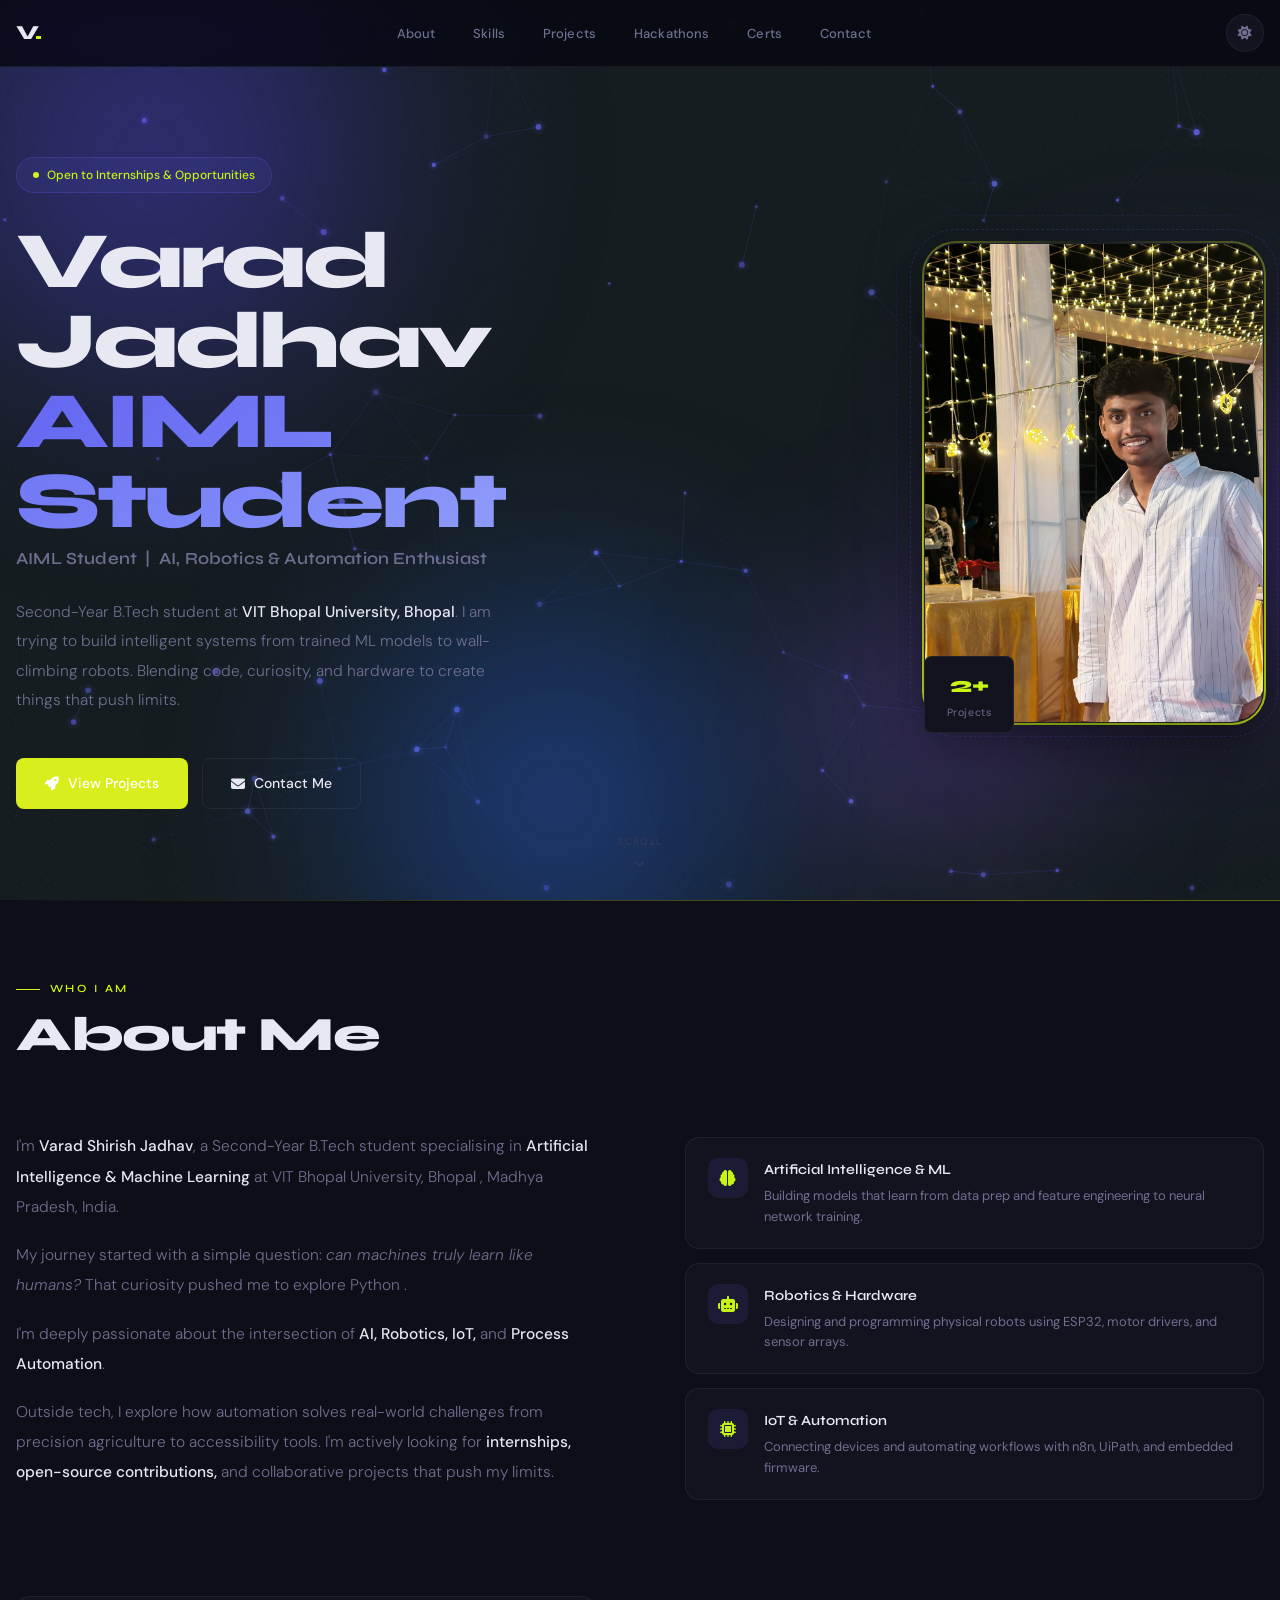
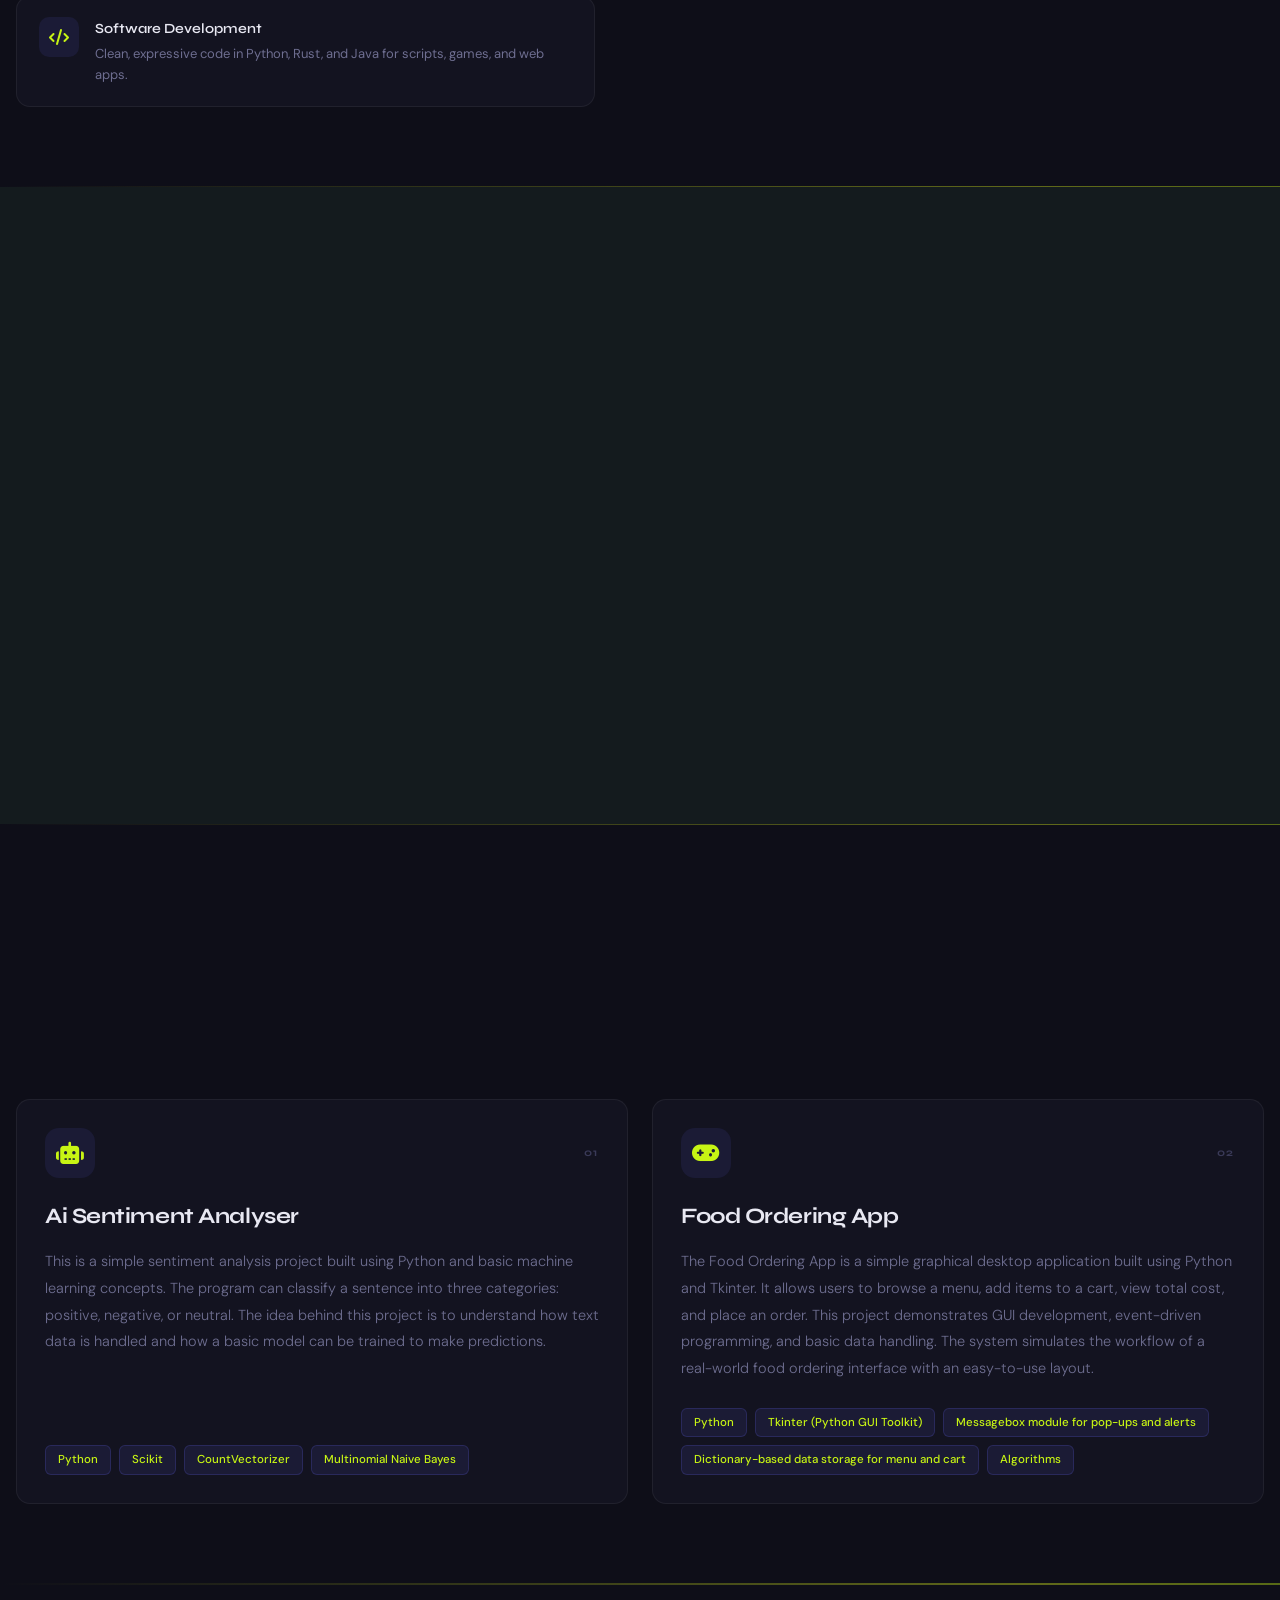
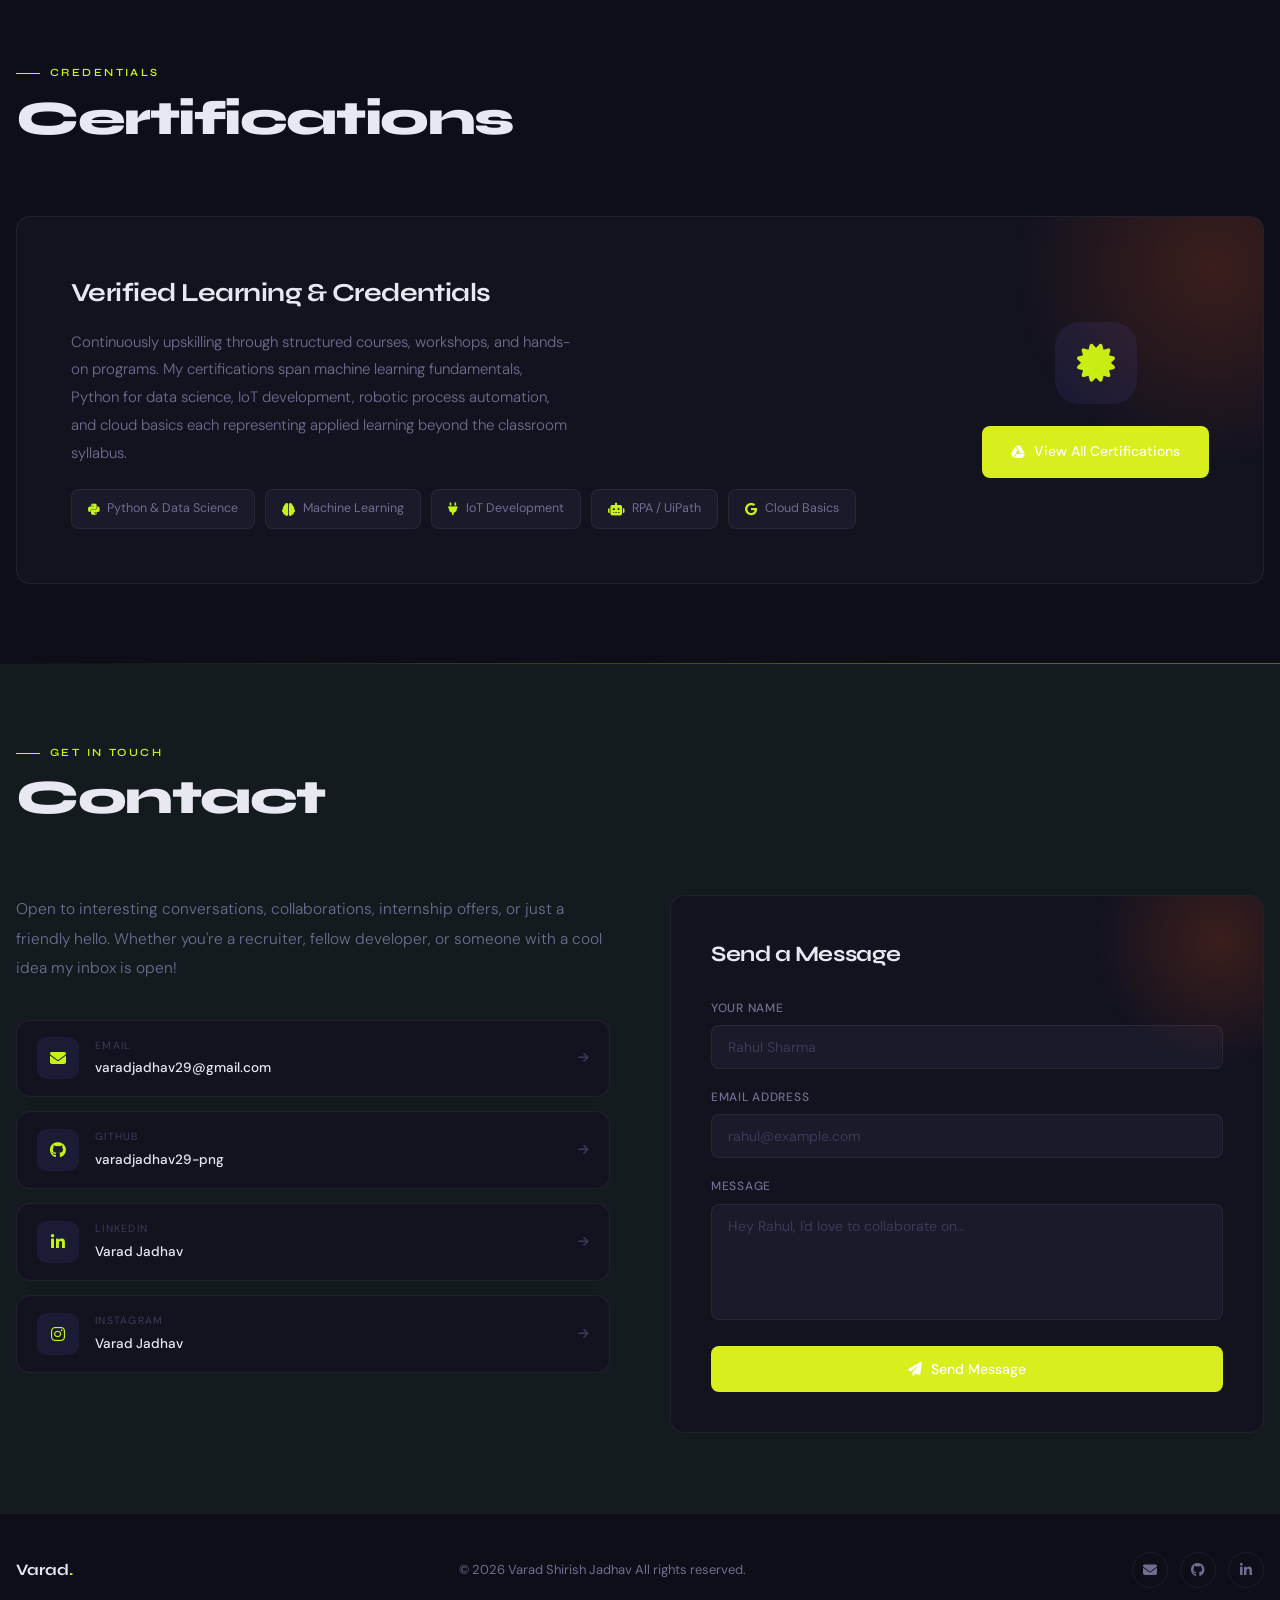
<file: index.html>
<!DOCTYPE html>
<html lang="en" data-theme="dark">

<head>
  <meta charset="UTF-8" />
  <meta name="viewport" content="width=device-width, initial-scale=1.0" />

  <!-- ✅ SEO Title -->
  <title>Varad Jadhav| AI Engineer | AIML Portfolio</title>

  <!-- ✅ SEO Description -->
  <meta name="description"
    content="Varad Jadhav – AI & Machine Learning student, developer. Explore projects in AI, Robotics, IoT, and Automation." />

  <!-- Author -->
  <meta name="author" content="Varad Shirish Jadhav" />

  <!-- ✅ Open Graph (for LinkedIn & sharing) -->
  <meta property="og:title" content="Varad Jadhav | AI Engineer Portfolio" />
  <meta property="og:description" content="Explore AI, ML, Robotics & Automation projects by Varad Jadhav." />
  <meta property="og:type" content="website" />
  <meta property="og:url" content="https://yourgithubrukh-dotcom.github.io" />

  <!-- ✅ Google Identity (Schema Markup) -->
  <script type="application/ld+json">
  {
    "@context": "https://schema.org",
    "@type": "Person",
    "name": "Varad Jadhav",
    "url": "https://github.com/varadjadhav29-png",
    "sameAs": [
      "https://www.linkedin.com/in/varaadjadhav/",
      "https://github.com/varadjadhav29-png"
    ]
  }
  </script>

  <!-- Preconnects -->
  <link rel="preconnect" href="https://fonts.googleapis.com" /> 
  <link rel="preconnect" href="https://fonts.gstatic.com" crossorigin />

  <!-- Fonts -->
  <link
    href="https://fonts.googleapis.com/css2?family=Syne:wght@400;600;700;800&family=DM+Sans:ital,opsz,wght@0,9..40,300;0,9..40,400;0,9..40,500;1,9..40,300&display=swap"
    rel="stylesheet" />

  <!-- Icons -->
  <link rel="stylesheet" href="https://cdnjs.cloudflare.com/ajax/libs/font-awesome/6.5.0/css/all.min.css"
    crossorigin="anonymous" referrerpolicy="no-referrer" />

  <!-- Stylesheets -->
  <link rel="stylesheet" href="css/style.css">
  <link rel="stylesheet" href="css/animations.css">
  <link rel="stylesheet" href="css/responsive.css">

  <!-- Google verification -->
  <meta name="google-site-verification" content="YOUR_CODE_HERE">

  <link rel="icon" href="assets/favicon.ico">
</head>

<body>

  <!-- ── Custom cursor elements ── -->
  <div id="cursor-dot" aria-hidden="true"></div>
  <div id="cursor-ring" aria-hidden="true"></div>

  <!-- ── Particle canvas (sits behind everything) ── -->
  <canvas id="particle-canvas" aria-hidden="true"></canvas>

  <!-- ── Aurora blob background ── -->
  <div class="aurora-wrap" aria-hidden="true">
    <div class="aurora-blob aurora-blob-1"></div>
    <div class="aurora-blob aurora-blob-2"></div>
    <div class="aurora-blob aurora-blob-3"></div>
    <div class="aurora-blob aurora-blob-4"></div>
  </div>

  <!-- =========================================================
       NAVBAR
  ========================================================= -->
  <nav id="navbar" role="navigation" aria-label="Main navigation">
    <div class="container">
      <div class="nav-inner">

        <a href="#home" class="nav-logo" aria-label="Varad Jadhav Home">
          V<span>.</span>
        </a>

        <ul class="nav-links" role="list">
          <li><a href="#about">About</a></li>
          <li><a href="#skills">Skills</a></li>
          <li><a href="#projects">Projects</a></li>
          <li><a href="#hackathons">Hackathons</a></li>
          <li><a href="#certifications">Certs</a></li>
          <li><a href="#contact">Contact</a></li>
        </ul>

        <div class="nav-right">
          <button class="theme-btn" id="themeToggle" aria-label="Toggle dark/light mode">
            <i class="fa-solid fa-sun" id="themeIcon"></i>
          </button>
          <button class="hamburger" id="hamburger" aria-label="Open mobile menu" aria-expanded="false"
            aria-controls="mobileMenu">
            <span></span><span></span><span></span>
          </button>
        </div>

      </div>
    </div>
  </nav>

  <!-- Mobile menu -->
  <div class="mobile-menu" id="mobileMenu">
    <ul>
      <li><a href="#about" onclick="closeMobile()">About</a></li>
      <li><a href="#skills" onclick="closeMobile()">Skills</a></li>
      <li><a href="#projects" onclick="closeMobile()">Projects</a></li>
      <li><a href="#hackathons" onclick="closeMobile()">Hackathons</a></li>
      <li><a href="#certifications" onclick="closeMobile()">Certifications</a></li>
      <li><a href="#contact" onclick="closeMobile()">Contact</a></li>
    </ul>
  </div>

  <!-- =========================================================
       HERO
  ========================================================= -->
  <section id="home" aria-label="Introduction">

    <!-- Dot grid background decoration -->
    <div class="dot-grid" aria-hidden="true"></div>

    <div class="container">
      <div class="hero-grid">

        <!-- Left: text -->
        <div>
          <div class="hero-badge">
            <span class="badge-dot" aria-hidden="true"></span>
            Open to Internships &amp; Opportunities
          </div>

          <h1 class="hero-name">
            Varad Jadhav<br>
            <span class="accent">AIML Student </span>
          </h1>

          <p class="hero-tagline">
            AIML Student &nbsp;|&nbsp; AI, Robotics &amp; Automation Enthusiast
          </p>

          <p class="hero-intro">
            Second-Year B.Tech student at <strong>VIT Bhopal University, Bhopal</strong>.
            I am trying to build intelligent systems from trained ML models to wall-climbing robots.
            Blending code, curiosity, and hardware to create things that push limits.
          </p>

          <div class="hero-btns">
            <a href="#projects" class="btn-primary">
              <i class="fa-solid fa-rocket" aria-hidden="true"></i> View Projects
            </a>
            <a href="#contact" class="btn-outline">
              <i class="fa-solid fa-envelope" aria-hidden="true"></i> Contact Me
            </a>
          </div>
        </div>

        <!-- Right: avatar + floating chips -->
        <div class="hero-avatar-wrap" aria-hidden="true">
          <div class="avatar-glow-ring"></div>
          <div class="avatar-ring"></div>
          <div class="avatar-ring2"></div>
          <div class="hero-avatar">
            <img src="varad.jpeg" alt="Photo of Varad Jadhav" class="hero-avatar-img" />
          </div>
          <!-- Floating stat chips -->


          <div class="hero-stat">
            <div class="stat-num">2+</div>
            <div class="stat-label">Projects</div>
          </div>
        </div>

      </div>
    </div>

    <!-- Scroll indicator -->
    <div class="scroll-hint" aria-hidden="true">
      <span>Scroll</span>
      <i class="fa-solid fa-chevron-down"></i>
    </div>

  </section>

  <!-- =========================================================
       ABOUT
  ========================================================= -->
  <section id="about" class="section" aria-label="About me">
    <div class="shimmer-line top" aria-hidden="true"></div>
    <div class="shimmer-line bottom" aria-hidden="true"></div>

    <div class="container">
      <div class="section-head reveal">
        <p class="section-label">Who I am</p>
        <h2 class="section-title">About Me</h2>
      </div>

      <div class="about-grid">
        <!-- Bio text -->
        <div class="about-text reveal d1">
          <p>
            I'm <strong>Varad Shirish Jadhav</strong>, a Second-Year B.Tech student
            specialising in <strong>Artificial Intelligence &amp; Machine Learning</strong>
            at VIT Bhopal University, Bhopal , Madhya Pradesh, India.
          </p>
          <p>
            My journey started with a simple question: <em>can machines truly learn like humans?</em>
            That curiosity pushed me to explore Python .
          </p>
          <p>
            I'm deeply passionate about the intersection of <strong>AI, Robotics, IoT,</strong>
            and <strong>Process Automation</strong>.
          </p>
          <p>
            Outside tech, I explore how automation solves real-world challenges from precision
            agriculture to accessibility tools. I'm actively looking for <strong>internships,
              open-source contributions,</strong> and collaborative projects that push my limits.
          </p>
        </div>

        <!-- Highlight cards -->
        <div class="about-cards reveal d2">
          <div class="ahi">
            <div class="ahi-icon"><i class="fa-solid fa-brain" aria-hidden="true"></i></div>
            <div>
              <h4>Artificial Intelligence &amp; ML</h4>
              <p>Building models that learn from data prep and feature engineering to neural network training.</p>
            </div>
          </div>
          <div class="ahi">
            <div class="ahi-icon"><i class="fa-solid fa-robot" aria-hidden="true"></i></div>
            <div>
              <h4>Robotics &amp; Hardware</h4>
              <p>Designing and programming physical robots using ESP32, motor drivers, and sensor arrays.</p>
            </div>
          </div>
          <div class="ahi">
            <div class="ahi-icon"><i class="fa-solid fa-microchip" aria-hidden="true"></i></div>
            <div>
              <h4>IoT &amp; Automation</h4>
              <p>Connecting devices and automating workflows with n8n, UiPath, and embedded firmware.</p>
            </div> </div>

          </div>
          <div class="ahi">
            <div class="ahi-icon"><i class="fa-solid fa-code" aria-hidden="true"></i></div>
            <div>
              <h4>Software Development</h4>
              <p>Clean, expressive code in Python, Rust, and Java for scripts, games, and web apps.</p>
            </div>
          </div>
        </div>
      </div>
    </div>
  </section>

  <!-- =========================================================
       SKILLS
  ========================================================= -->
  <section id="skills" class="section" aria-label="Skills">
    <div class="container">
      <div class="section-head reveal">
        <p class="section-label">What I work with</p>
        <h2 class="section-title">Skills &amp; Tools</h2>
        <p class="section-sub">A growing toolkit spanning languages, libraries, and hardware platforms.</p>
      </div>

      <div class="skills-grid">

        <div class="skill-card reveal d1">
          <div class="skill-icon"><i class="fa-solid fa-terminal" aria-hidden="true"></i></div>
          <h3>Programming Languages</h3>
          <div class="skill-tags">
            <span class="skill-tag">Python</span>
            <span class="skill-tag">Java</span>
            <span class="skill-tag">Rust</span>
            <span class="skill-tag">HTML</span>
            <span class="skill-tag">CSS</span>
          </div>
        </div>

        <div class="skill-card reveal d2">
          <div class="skill-icon"><i class="fa-solid fa-chart-area" aria-hidden="true"></i></div>
          <h3>ML &amp; Data Libraries</h3>
          <div class="skill-tags">
            <span class="skill-tag">NumPy</span>
            <span class="skill-tag">Pandas</span>
            <span class="skill-tag">Matplotlib</span>
            <span class="skill-tag">Seaborn</span>
          </div>
        </div>

        <div class="skill-card reveal d3">
          <div class="skill-icon"><i class="fa-solid fa-wrench" aria-hidden="true"></i></div>
          <h3>Tools &amp; Platforms</h3>
          <div class="skill-tags">
            <span class="skill-tag">Git</span>
            <span class="skill-tag">GitHub</span>
            <span class="skill-tag">n8n</span>
            <span class="skill-tag">UiPath</span>
          </div>
        </div>

        <div class="skill-card reveal d4">
          <div class="skill-icon"><i class="fa-solid fa-plug" aria-hidden="true"></i></div>
          <h3>Hardware &amp; IoT</h3>
          <div class="skill-tags">
            <span class="skill-tag">ESP32</span>
            <span class="skill-tag">Arduino</span>
            <span class="skill-tag">Ultrasonic Sensors</span>
            <span class="skill-tag">Motor Drivers</span>
            <span class="skill-tag">Suction Systems</span>
          </div>
        </div>

      </div>
    </div>
  </section>

  <!-- =========================================================
       PROJECTS
  ========================================================= -->
  <section id="projects" class="section" aria-label="Projects">
    <div class="shimmer-line top" aria-hidden="true"></div>
    <div class="shimmer-line bottom" aria-hidden="true"></div>

    <div class="container">
      <div class="section-head reveal">
        <p class="section-label">What I've built</p>
        <h2 class="section-title">Projects</h2>
        <p class="section-sub">Hardware and software projects that push learning boundaries.</p>
      </div>

      <div class="projects-grid">

        <!-- Project 1: ai sediment anaylyser -->
        <article class="project-card reveal d1">
          <div class="project-top">
            <div class="project-icon">
              <i class="fa-solid fa-robot" aria-hidden="true"></i>
            </div>
            <span class="project-num">01</span>
          </div>
          <h3 class="project-title">Ai Sentiment Analyser</h3>
          <p class="project-desc">
            This is a simple sentiment analysis project built using Python and basic machine learning concepts. The
            program can classify a sentence into three categories: positive, negative, or neutral.

            The idea behind this project is to understand how text data is handled and how a basic model can be trained
            to make predictions.
          </p>
          <div class="project-stack">
            <span class="project-tech">Python</span>
            <span class="project-tech">Scikit</span>
            <span class="project-tech">CountVectorizer</span>
            <span class="project-tech">Multinomial Naive Bayes</span>

          </div>
        </article>

        <!-- Project 2: food ordering app  -->
        <article class="project-card reveal d2">
          <div class="project-top">
            <div class="project-icon">
              <i class="fa-solid fa-gamepad" aria-hidden="true"></i>
            </div>
            <span class="project-num">02</span>
          </div>
          <!-- Project 2: Food Ordering App  -->
          <h3 class="project-title">Food Ordering App</h3>
          <p class="project-desc">
            The Food Ordering App is a simple graphical desktop application built using Python and Tkinter. It allows
            users to browse a menu, add items to a cart, view total cost, and place an order. This project demonstrates
            GUI development, event-driven programming, and basic data handling.

            The system simulates the workflow of a real-world food ordering interface with an easy-to-use layout.


          </p>
          <div class="project-stack">
            <span class="project-tech">Python</span>
            <span class="project-tech">Tkinter (Python GUI Toolkit)</span>
            <span class="project-tech">Messagebox module for pop-ups and alerts</span>
            <span class="project-tech">Dictionary-based data storage for menu and cart</span>
            <span class="project-tech">Algorithms</span>
          </div>
        </article>

      </div>
    </div>
  </section>

  <!-- =========================================================
       CERTIFICATIONS
  ========================================================= -->
  <section id="certifications" class="section" aria-label="Certifications">
    <div class="shimmer-line top" aria-hidden="true"></div>
    <div class="shimmer-line bottom" aria-hidden="true"></div>

    <div class="container">
      <div class="section-head reveal">
        <p class="section-label">Credentials</p>
        <h2 class="section-title">Certifications</h2>
      </div>

      <div class="cert-box reveal d1">
        <div class="cert-text">
          <h3>Verified Learning &amp; Credentials</h3>
          <p>
            Continuously upskilling through structured courses, workshops, and hands-on
            programs. My certifications span machine learning fundamentals, Python for
            data science, IoT development, robotic process automation, and cloud basics
            each representing applied learning beyond the classroom syllabus.
          </p>
          <div class="cert-badges">
            <span class="cert-badge">
              <i class="fa-brands fa-python" aria-hidden="true"></i> Python &amp; Data Science
            </span>
            <span class="cert-badge">
              <i class="fa-solid fa-brain" aria-hidden="true"></i> Machine Learning
            </span>
            <span class="cert-badge">
              <i class="fa-solid fa-plug" aria-hidden="true"></i> IoT Development
            </span>
            <span class="cert-badge">
              <i class="fa-solid fa-robot" aria-hidden="true"></i> RPA / UiPath
            </span>
            <span class="cert-badge">
              <i class="fa-brands fa-google" aria-hidden="true"></i> Cloud Basics
            </span>
          </div>
        </div>

<div class="cert-action">
          <div class="cert-icon-big" aria-hidden="true">
            <i class="fa-solid fa-certificate"></i>
          </div>
          <a href="https://drive.google.com/drive/folders/1-kv72BmraDManwOODqV5-asFdPgtqZ6H?usp=sharing" target="_blank" rel="noopener noreferrer" class="btn-primary">
            <i class="fa-brands fa-google-drive" aria-hidden="true"></i>
            View All Certifications
          </a>
        </div>
      </div>
    </div>
  </section>

  <!-- =========================================================
       CONTACT
  ========================================================= -->
  <section id="contact" class="section" aria-label="Contact">
    <div class="container">
      <div class="section-head reveal">
        <p class="section-label">Get in touch</p>
        <h2 class="section-title">Contact</h2>
      </div>

      <div class="contact-grid">

        <!-- Left: links -->
        <div class="contact-left reveal d1">
          <p>
            Open to interesting conversations, collaborations, internship offers, or just
            a friendly hello. Whether you're a recruiter, fellow developer, or someone
            with a cool idea my inbox is open!
          </p>

          <div class="contact-links">

            <a href="mailto: varadjadhav29@gmail.com" class="contact-link" aria-label="Send email to Pranav">
              <div class="cl-icon"><i class="fa-solid fa-envelope" aria-hidden="true"></i></div>
              <div class="cl-info">
                <div class="cl-label">Email</div>
                <div class="cl-val">varadjadhav29@gmail.com</div>
              </div>
              <i class="fa-solid fa-arrow-right cl-arrow" aria-hidden="true"></i>
            </a>

            <a href="https://github.com/varadjadhav29-png" target="_blank" rel="noopener noreferrer" class="contact-link"
              aria-label="Visit GitHub profile">
              <div class="cl-icon"><i class="fa-brands fa-github" aria-hidden="true"></i></div>
              <div class="cl-info">
                <div class="cl-label">GitHub</div>
                <div class="cl-val">varadjadhav29-png</div>
              </div>
              <i class="fa-solid fa-arrow-right cl-arrow" aria-hidden="true"></i>
            </a>

            <a href="https://www.linkedin.com/in/varaadjadhav/" target="_blank" rel="noopener noreferrer"
              class="contact-link" aria-label="Visit LinkedIn profile">
              <div class="cl-icon"><i class="fa-brands fa-linkedin-in" aria-hidden="true"></i></div>
              <div class="cl-info">
                <div class="cl-label">LinkedIn</div>
                <div class="cl-val">Varad Jadhav</div>
              </div>
              <i class="fa-solid fa-arrow-right cl-arrow" aria-hidden="true"></i>
            </a>
            
           <a href="https://www.instagram.com/varadd_jadhavv/" target="_blank" rel="noopener noreferrer"
             class="contact-link" aria-label="Visit Instagram profile">
  
             <div class="cl-icon"><i class="fa-brands fa-instagram" aria-hidden="true"></i></div>
  
             <div class="cl-info">
               <div class="cl-label">Instagram</div>
               <div class="cl-val">Varad Jadhav</div>
             </div>
             <i class="fa-solid fa-arrow-right cl-arrow" aria-hidden="true"></i>
           </a>

          </div>
        </div>

        <!-- Right: contact form -->
  <div class="contact-form-wrap reveal d2">
  <h3>Send a Message</h3>

  <form action="https://formspree.io/f/mkoevjqp" method="POST">

    <!-- Name -->
    <div class="form-group">
      <label for="name">Your Name</label>
      <input 
        type="text" 
        id="name" 
        name="name" 
        placeholder="Rahul Sharma" 
        required 
      />
    </div>

    <!-- Email -->
    <div class="form-group">
      <label for="email">Email Address</label>
      <input 
        type="email" 
        id="email" 
        name="email" 
        placeholder="rahul@example.com" 
        required 
      />
    </div>

    <!-- Message -->
    <div class="form-group">
      <label for="message">Message</label>
      <textarea 
        id="message" 
        name="message" 
        rows="5" 
        placeholder="Hey Rahul, I'd love to collaborate on…" 
        required
      ></textarea>
    </div>

    <!-- Subject -->
    <input 
      type="hidden" 
      name="_subject" 
      value="New Portfolio Message"
    >

    <!-- Redirect After Submit -->
    <input 
      type="hidden" 
      name="_next" 
      value="https://github.com/varadjadhav29-png"
    >

    <!-- Submit Button -->
    <button type="submit" class="btn-primary btn-full-width">
      <i class="fa-solid fa-paper-plane"></i> Send Message
    </button>

  </form>
</div>

      </div>
    </div>
  </section>

  <!-- =========================================================
       FOOTER
  ========================================================= -->
  <footer role="contentinfo">
    <div class="container">
      <div class="footer-inner">

        <div class="footer-logo">Varad<span>.</span></div>

        <p class="footer-copy">
          &copy; <span id="year"></span> Varad Shirish Jadhav All rights reserved.
        </p>

        <div class="footer-socials">
          <a href="mailto:varadjadhav29@gmail.com" class="footer-social" aria-label="Email">
            <i class="fa-solid fa-envelope" aria-hidden="true"></i>
          </a>
          <a href="https://github.com/varadjadhav29-png" target="_blank" rel="noopener noreferrer" class="footer-social"
            aria-label="GitHub">
            <i class="fa-brands fa-github" aria-hidden="true"></i>
          </a>
          <a href="https://www.linkedin.com/in/varaadjadhav/" target="_blank" rel="noopener noreferrer"
            class="footer-social" aria-label="LinkedIn">
            <i class="fa-brands fa-linkedin-in" aria-hidden="true"></i>
          </a>
          
          </div>

      </div>
    </div>
  </footer>

  <!-- =========================================================
        SCRIPTS (deferred for performance)
  ========================================================= -->
  <script src="js/main.js"></script>
  <script src="js/particles.js"></script>

</body>

</html>
</file>
<file: css/style.css>
/* =========================================================
   style.css — Core styles, variables, layout, components
   Portfolio: Varad Shrirish Jadhav
   ========================================================= */

/* ─── THEME VARIABLES ──────────────────────────────────── */
*{
  margin: 0;
  padding: 0;
  box-sizing: border-box;
}

html, body{
  width: 100%;
  overflow-x: hidden;
}

img{
  max-width: 100%;
  height: auto;
}

html,body{
  width:100%;
  overflow-x:hidden;
}

img{
  max-width:100%;
  height:auto;
}

:root {
  --accent:        #d9ee1d;
  --accent-light:  #c7f414;
  --accent-glow:   rgba(244, 81, 12, 0.18);
  --accent-dim:    rgba(99, 102, 241, 0.10);
  --radius:        14px;
  --radius-sm:     8px;
  --radius-pill:   100px;
  --ease:          cubic-bezier(0.4, 0, 0.2, 1);
  --t:             0.3s;
  --font-display:  'Syne', sans-serif;
  --font-body:     'DM Sans', sans-serif;
}

[data-theme="dark"] {
  --bg:            #141b1e;
  --bg-surface:    #0e0e18;
  --bg-card:       #131320;
  --bg-card2:      #1a1a2a;
  --border:        rgba(255, 255, 255, 0.06);
  --border-h:      rgba(99, 102, 241, 0.45);
  --text:          #e8e8f2;
  --text-muted:    #6e6e90;
  --text-dim:      #3a3a58;
  --nav-bg:        rgba(8, 8, 16, 0.82);
  --shadow:        0 20px 60px rgba(0, 0, 0, 0.5);
  --glow:          0 0 40px rgba(99, 102, 241, 0.15);
}

[data-theme="light"] {
  --bg:            #f2f2fb;
  --bg-surface:    #fafafe;
  --bg-card:       #ffffff;
  --bg-card2:      #ebebf8;
  --border:        rgba(0, 0, 0, 0.07);
  --border-h:      rgba(99, 102, 241, 0.4);
  --text:          #0f0f1e;
  --text-muted:    #5a5a7a;
  --text-dim:      #9898b8;
  --nav-bg:        rgba(242, 242, 251, 0.85);
  --shadow:        0 20px 60px rgba(0, 0, 0, 0.08);
  --glow:          0 0 40px rgba(99, 102, 241, 0.08);
}

/* ─── RESET ─────────────────────────────────────────────── */
*, *::before, *::after {
  box-sizing: border-box;
  margin: 0;
  padding: 0;
}

html {
  scroll-behavior: smooth;
  font-size: 16px;
}

body {
  font-family: var(--font-body);
  background: var(--bg);
  color: var(--text);
  line-height: 1.7;
  overflow-x: hidden;
  transition: background var(--t) var(--ease), color var(--t) var(--ease);
}

a {
  text-decoration: none;
  color: inherit;
}

img {
  display: block;
  max-width: 100%;
  height: auto;
}

/* ─── UTILITIES ──────────────────────────────────────────── */
.container {
  width: 100%;
  max-width: 1160px;
  margin: 0 auto;
  padding-inline: 16px;
}

.section {
  padding: 80px 0;
  position: relative;
  z-index: 1;
}

.section-label {
  font-family: var(--font-display);
  font-size: 11px;
  font-weight: 600;
  letter-spacing: 0.22em;
  text-transform: uppercase;
  color: var(--accent-light);
  margin-bottom: 10px;
  display: flex;
  align-items: center;
  gap: 10px;
}

.section-label::before {
  content: '';
  width: 24px;
  height: 1px;
  background: var(--accent);
}

.section-title {
  font-family: var(--font-display);
  font-size: clamp(30px, 4.5vw, 48px);
  font-weight: 800;
  line-height: 1.1;
  color: var(--text);
  margin-bottom: 14px;
  letter-spacing: -0.03em;
}

.section-sub {
  font-size: 16px;
  color: var(--text-muted);
  max-width: 540px;
  line-height: 1.9;
  font-weight: 300;
}

.section-head {
  margin-bottom: 70px;
}

/* ─── SCROLL REVEAL ──────────────────────────────────────── */
.reveal {
  opacity: 0;
  transform: translateY(36px);
  transition: opacity 0.75s var(--ease), transform 0.75s var(--ease);
}

.reveal.visible {
  opacity: 1;
  transform: translateY(0);
}

.d1 { transition-delay: 0.05s; }
.d2 { transition-delay: 0.15s; }
.d3 { transition-delay: 0.25s; }
.d4 { transition-delay: 0.35s; }
.d5 { transition-delay: 0.45s; }

/* ─── BUTTONS ─────────────────────────────────────────────── */
.btn-primary {
  display: inline-flex;
  align-items: center;
  gap: 9px;
  background: var(--accent);
  color: #fff;
  padding: 13px 28px;
  border-radius: var(--radius-sm);
  font-family: var(--font-body);
  font-size: 14px;
  font-weight: 500;
  border: 1px solid transparent;
  transition: all var(--t) var(--ease);
  position: relative;
  overflow: hidden;
}

.btn-primary::after {
  content: '';
  position: absolute;
  inset: 0;
  background: linear-gradient(135deg, rgba(255,255,255,0.12), transparent);
  opacity: 0;
  transition: opacity var(--t);
}

.btn-primary:hover {
  transform: translateY(-3px);
  box-shadow: 0 10px 36px rgba(99, 102, 241, 0.4);
}

.btn-primary:hover::after { opacity: 1; }

.btn-outline {
  display: inline-flex;
  align-items: center;
  gap: 9px;
  background: transparent;
  color: var(--text);
  padding: 13px 28px;
  border-radius: var(--radius-sm);
  font-size: 14px;
  font-weight: 500;
  border: 1px solid var(--border);
  transition: all var(--t) var(--ease);
}

.btn-outline:hover {
  border-color: var(--border-h);
  color: var(--accent-light);
  transform: translateY(-3px);
  box-shadow: var(--glow);
}

/* ─── NAVBAR ─────────────────────────────────────────────── */
#navbar {
  position: fixed;
  top: 0; left: 0; right: 0;
  z-index: 1000;
  background: var(--nav-bg);
  -webkit-backdrop-filter: blur(22px) saturate(1.8);
  backdrop-filter: blur(22px) saturate(1.8);
  border-bottom: 1px solid var(--border);
  transition: background var(--t), border-color var(--t),
              box-shadow 0.4s var(--ease);
}

#navbar.scrolled {
  box-shadow: 0 4px 30px rgba(0,0,0,0.2);
}

.nav-inner {
  display: flex;
  align-items: center;
  justify-content: space-between;
  height: 66px;
}

.nav-logo {
  font-family: var(--font-display);
  font-weight: 800;
  font-size: 20px;
  letter-spacing: -0.04em;
  color: var(--text);
}

.nav-logo span { color: var(--accent); }

.nav-links {
  display: flex;
  gap: 38px;
  list-style: none;
}

.nav-links a {
  font-size: 13px;
  font-weight: 500;
  color: var(--text-muted);
  transition: color var(--t) var(--ease);
  letter-spacing: 0.01em;
  position: relative;
}

.nav-links a::after {
  content: '';
  position: absolute;
  bottom: -4px;
  left: 0; right: 0;
  height: 1px;
  background: var(--accent);
  transform: scaleX(0);
  transition: transform var(--t) var(--ease);
  transform-origin: right;
}

.nav-links a:hover,
.nav-links a.active { color: var(--text); }

.nav-links a:hover::after,
.nav-links a.active::after {
  transform: scaleX(1);
  transform-origin: left;
}

.nav-right {
  display: flex;
  align-items: center;
  gap: 14px;
}

.theme-btn {
  width: 38px; height: 38px;
  border-radius: 50%;
  border: 1px solid var(--border);
  background: var(--bg-card);
  color: var(--text-muted);
  cursor: none;
  display: flex; align-items: center; justify-content: center;
  font-size: 14px;
  transition: all var(--t) var(--ease);
}

.contact-form-wrap .btn-full-width {
  width: 100%;
  justify-content: center;
}

.theme-btn:hover {
  border-color: var(--border-h);
  color: var(--accent);
  transform: rotate(20deg);
}

/* Hamburger */
.hamburger {
  display: none;
  flex-direction: column;
  gap: 5px;
  cursor: none;
  padding: 4px;
  background: none;
  border: none;
}

.hamburger span {
  display: block;
  width: 22px; height: 2px;
  background: var(--text);
  border-radius: 2px;
  transition: all var(--t) var(--ease);
}

.hamburger.open span:nth-child(1) { transform: rotate(45deg) translate(5px, 5px); }
.hamburger.open span:nth-child(2) { opacity: 0; }
.hamburger.open span:nth-child(3) { transform: rotate(-45deg) translate(5px, -5px); }

.mobile-menu {
  display: none;
  position: fixed;
  top: 66px; left: 0; right: 0;
  background: var(--bg-surface);
  border-bottom: 1px solid var(--border);
  padding: 24px 28px;
  z-index: 999;
}

.mobile-menu.open { display: block; }
.mobile-menu ul { list-style: none; display: flex; flex-direction: column; gap: 20px; }
.mobile-menu a { font-size: 15px; font-weight: 500; color: var(--text-muted); }
.mobile-menu a:hover { color: var(--accent-light); }

/* ─── HERO ───────────────────────────────────────────────── */
#home {
  min-height: 100vh;
  display: flex;
  align-items: center;
  position: relative;
  overflow: hidden;
  padding-top: 66px;
  z-index: 1;
}

.hero-grid {
  display: grid;
  grid-template-columns: 1fr auto;
  gap: 80px;
  align-items: center;
  width: 100%;
}

.hero-badge {
  display: inline-flex;
  align-items: center;
  gap: 8px;
  background: var(--accent-dim);
  border: 1px solid rgba(99, 102, 241, 0.22);
  border-radius: var(--radius-pill);
  padding: 7px 16px;
  font-size: 12px;
  font-weight: 500;
  color: var(--accent-light);
  margin-bottom: 28px;
}

.badge-dot {
  width: 6px; height: 6px;
  border-radius: 50%;
  background: var(--accent);
  animation: pulse-dot 2s ease-in-out infinite;
}

@keyframes pulse-dot {
  0%, 100% { opacity: 1; transform: scale(1); }
  50%       { opacity: 0.5; transform: scale(0.7); }
}

.hero-name {
  font-family: var(--font-display);
  font-size: clamp(42px, 6.5vw, 80px);
  font-weight: 800;
  line-height: 1.0;
  letter-spacing: -0.04em;
  color: var(--text);
  margin-bottom: 4px;
}

.hero-name .accent  { color: var(--accent); }
.hero-name .stroke  {
  -webkit-text-stroke: 2px var(--accent);
  color: transparent;
}

.hero-tagline {
  font-family: var(--font-display);
  font-size: clamp(13px, 1.6vw, 17px);
  font-weight: 600;
  color: var(--text-muted);
  letter-spacing: 0.01em;
  margin-bottom: 24px;
}

.hero-intro {
  font-size: 15.5px;
  color: var(--text-muted);
  max-width: 500px;
  line-height: 1.9;
  margin-bottom: 42px;
  font-weight: 300;
}

.hero-intro strong { color: var(--text); font-weight: 500; }

.hero-btns { display: flex; gap: 14px; flex-wrap: wrap; }

/* Avatar */
/* Avatar */
.hero-avatar-wrap {
  position: relative;
  width: 100%;
  max-width: 340px;
  aspect-ratio: 340 / 480;
  height: auto;
  display: flex;
  align-items: center;
  justify-content: center;
  margin: auto;
}

.hero-avatar {
  width: 100%;
  height: 100%;
  border-radius: 32px;
  background: transparent;
  border: 1px solid var(--border);
  display: flex;
  align-items: center;
  justify-content: center;
  position: relative;
  overflow: hidden;
  box-shadow: var(--shadow);
}

.hero-avatar-inner {
  font-family: var(--font-display);
  font-size: 78px;
  font-weight: 800;
  color: var(--accent);
  opacity: 0.6;
  -webkit-user-select: none;
  user-select: none;
  z-index: 1;
}

.hero-avatar-img {
  width: 100%;
  height: 100%;
  object-fit: cover;
  object-position: center top;
  display: block;
  border-radius: 32px;
}

.hero-avatar::before {
  content: '';
  position: absolute;
  inset: 0;
  background: linear-gradient(135deg, transparent 40%, rgba(99,102,241,0.07));
}

/* Ring rotations */
.avatar-ring {
  position: absolute;
  inset: -14px;
  border-radius: 46px;
  border: 1px dashed rgba(99,102,241,0.22);
  animation: ring-spin 22s linear infinite;
}

.avatar-ring2 {
  position: absolute;
  inset: -28px;
  border-radius: 60px;
  border: 1px dashed rgba(99,102,241,0.1);
  animation: ring-spin 35s linear infinite reverse;
}

@keyframes ring-spin { to { transform: rotate(360deg); } }

/* Floating stat chips */
.hero-avatar-wrap > .hero-stat {
  position: absolute;
  z-index: 1;
  background: var(--bg-card);
  border: 1px solid var(--border);
  border-radius: var(--radius-sm);
  padding: 10px 16px;
  text-align: center;
  min-width: 90px;
  -webkit-backdrop-filter: blur(10px);
  backdrop-filter: blur(10px);
}

.hero-avatar-wrap > .hero-stat:first-of-type {
  top: -10px;
  right: 0;
  animation: float-a 6s ease-in-out infinite;
}

.hero-avatar-wrap > .hero-stat:last-of-type {
  bottom: -10px;
  left: 0;
  animation: float-b 7s ease-in-out infinite;
}

@keyframes float-a {
  0%, 100% { transform: translateY(0); }
  50%       { transform: translateY(-8px); }
}
@keyframes float-b {
  0%, 100% { transform: translateY(0); }
  50%       { transform: translateY(8px); }
}

.stat-num {
  font-family: var(--font-display);
  font-size: 22px;
  font-weight: 800;
  color: var(--accent-light);
}

.stat-label {
  font-size: 10.5px;
  color: var(--text-muted);
  letter-spacing: 0.05em;
}

/* Scroll hint */
.scroll-hint {
  position: absolute;
  bottom: 32px;
  left: 50%;
  transform: translateX(-50%);
  display: flex;
  flex-direction: column;
  align-items: center;
  gap: 8px;
  color: var(--text-dim);
  font-size: 10px;
  letter-spacing: 0.14em;
  text-transform: uppercase;
}

.scroll-hint i { animation: bounce 2.2s ease-in-out infinite; }

@keyframes bounce {
  0%, 100% { transform: translateY(0); }
  50%       { transform: translateY(7px); }
}

/* ─── ABOUT ──────────────────────────────────────────────── */
#about { background: var(--bg-surface); }

.about-grid {
  display: grid;
  grid-template-columns: 1fr 1fr;
  gap: 90px;
  align-items: center;
}

.about-text p {
  font-size: 15.5px;
  color: var(--text-muted);
  margin-bottom: 18px;
  font-weight: 300;
  line-height: 1.95;
}

.about-text p strong { color: var(--text); font-weight: 500; }

.about-cards { display: flex; flex-direction: column; gap: 14px; }

.ahi {
  display: flex;
  align-items: flex-start;
  gap: 16px;
  padding: 20px 22px;
  background: var(--bg-card);
  border: 1px solid var(--border);
  border-radius: var(--radius);
  transition: border-color var(--t) var(--ease),
              transform var(--t) var(--ease),
              box-shadow var(--t) var(--ease);
}

.ahi:hover {
  border-color: var(--border-h);
  transform: translateX(6px);
  box-shadow: var(--glow);
}

.ahi-icon {
  width: 40px; height: 40px; min-width: 40px;
  border-radius: 10px;
  background: var(--accent-dim);
  display: flex; align-items: center; justify-content: center;
  font-size: 16px;
  color: var(--accent-light);
  transition: transform var(--t) var(--ease);
}

.ahi:hover .ahi-icon { transform: scale(1.1) rotate(-6deg); }

.ahi h4 {
  font-family: var(--font-display);
  font-size: 14px;
  font-weight: 600;
  color: var(--text);
  margin-bottom: 4px;
}

.ahi p {
  font-size: 13px;
  color: var(--text-muted);
  line-height: 1.6;
}

/* ─── SKILLS ─────────────────────────────────────────────── */
.skills-grid {
  display: grid;
  grid-template-columns: repeat(auto-fit, minmax(260px, 1fr));
  gap: 20px;
}

.skill-card {
  background: var(--bg-card);
  border: 1px solid var(--border);
  border-radius: var(--radius);
  padding: 30px;
  transition: border-color var(--t) var(--ease),
              transform 0.4s var(--ease),
              box-shadow 0.4s var(--ease);
  position: relative;
  overflow: hidden;
}

.skill-card::before {
  content: '';
  position: absolute;
  top: 0; left: 0; right: 0;
  height: 2px;
  background: linear-gradient(90deg, var(--accent), var(--accent-light));
  opacity: 0;
  transition: opacity var(--t);
}

.skill-card:hover {
  border-color: var(--border-h);
  transform: translateY(-6px);
  box-shadow: var(--shadow);
}

.skill-card:hover::before { opacity: 1; }

.skill-icon {
  width: 46px; height: 46px;
  border-radius: 12px;
  background: var(--accent-dim);
  display: flex; align-items: center; justify-content: center;
  font-size: 20px;
  color: var(--accent-light);
  margin-bottom: 18px;
  transition: transform var(--t) var(--ease);
}

.skill-card:hover .skill-icon { transform: rotate(-8deg) scale(1.1); }

.skill-card h3 {
  font-family: var(--font-display);
  font-size: 15px;
  font-weight: 700;
  color: var(--text);
  margin-bottom: 16px;
}

.skill-tags { display: flex; flex-wrap: wrap; gap: 8px; }

.skill-tag {
  background: var(--bg-card2);
  border: 1px solid var(--border);
  color: var(--text-muted);
  border-radius: 6px;
  padding: 5px 12px;
  font-size: 12px;
  font-weight: 400;
  transition: all var(--t) var(--ease);
}

.skill-tag:hover {
  background: var(--accent-dim);
  border-color: rgba(99,102,241,0.3);
  color: var(--accent-light);
  transform: translateY(-2px);
}

/* ─── PROJECTS ───────────────────────────────────────────── */
#projects { background: var(--bg-surface); }

.projects-grid {
    display: grid;
    grid-template-columns: repeat(auto-fit, minmax(260px, 1fr));
    gap: 24px;
}

.project-card {
  background: var(--bg-card);
  border: 1px solid var(--border);
  border-radius: var(--radius);
  padding: 28px;
  display: flex;
  flex-direction: column;
  position: relative;
  overflow: hidden;
  transition: border-color 0.4s var(--ease),
              transform 0.4s var(--ease),
              box-shadow 0.4s var(--ease);
}

/* Accent bar on top */
.project-card::before {
  content: '';
  position: absolute;
  top: 0; left: 0; right: 0;
  height: 3px;
  background: linear-gradient(90deg, var(--accent), var(--accent-light));
  opacity: 0;
  transition: opacity 0.4s var(--ease);
}

/* Glow corner */
.project-card::after {
  content: '';
  position: absolute;
  width: 180px; height: 180px;
  border-radius: 50%;
  background: radial-gradient(circle, var(--accent-glow) 0%, transparent 70%);
  top: -60px; right: -60px;
  opacity: 0;
  transition: opacity 0.4s var(--ease);
  pointer-events: none;
}

.project-card:hover {
  border-color: var(--border-h);
  transform: translateY(-8px);
  box-shadow: var(--shadow), var(--glow);
}

.project-card:hover::before,
.project-card:hover::after { opacity: 1; }

.project-top {
  display: flex;
  align-items: center;
  justify-content: space-between;
  margin-bottom: 20px;
}

.project-icon {
  width: 50px; height: 50px;
  border-radius: 14px;
  background: var(--accent-dim);
  display: flex; align-items: center; justify-content: center;
  font-size: 22px;
  color: var(--accent-light);
  transition: transform var(--t) var(--ease);
}

.project-card:hover .project-icon { transform: rotate(-10deg) scale(1.1); }

.project-num {
  font-family: var(--font-display);
  font-size: 11px;
  font-weight: 700;
  color: var(--text-dim);
  letter-spacing: 0.15em;
}

.project-title {
  font-family: var(--font-display);
  font-size: 22px;
  font-weight: 700;
  color: var(--text);
  margin-bottom: 12px;
  letter-spacing: -0.02em;
}

.project-desc {
  font-size: 14.5px;
  color: var(--text-muted);
  line-height: 1.85;
  margin-bottom: 26px;
  flex: 1;
  font-weight: 300;
}

.project-stack { display: flex; flex-wrap: wrap; gap: 8px; }

.project-tech {
  background: var(--accent-dim);
  color: var(--accent-light);
  border: 1px solid rgba(99,102,241,0.2);
  border-radius: 6px;
  padding: 4px 12px;
  font-size: 11.5px;
  font-weight: 500;
  transition: all var(--t) var(--ease);
}

.project-tech:hover {
  background: rgba(99,102,241,0.2);
  transform: translateY(-2px);
}

/* ─── HACKATHONS ─────────────────────────────────────────── */
.timeline { display: flex; flex-direction: column; gap: 0; }

.timeline-item {
  display: grid;
  grid-template-columns: 100px 1px 1fr;
  gap: 0 32px;
  padding-bottom: 44px;
}

.timeline-item:last-child { padding-bottom: 0; }

.tl-year {
  font-family: var(--font-display);
  font-size: 12px;
  font-weight: 700;
  color: var(--text-muted);
  text-align: right;
  padding-top: 4px;
}

.tl-line {
  position: relative;
  display: flex;
  justify-content: center;
}

.tl-line::before {
  content: '';
  position: absolute;
  top: 14px; bottom: -44px;
  left: 50%;
  transform: translateX(-50%);
  width: 1px;
  background: linear-gradient(to bottom, var(--accent), var(--border));
}

.timeline-item:last-child .tl-line::before { display: none; }

.tl-dot {
  width: 12px; height: 12px;
  border-radius: 50%;
  background: var(--accent);
  margin-top: 4px;
  position: relative;
  z-index: 1;
  box-shadow: 0 0 0 4px var(--accent-dim), 0 0 16px rgba(99,102,241,0.3);
}

.tl-card {
  background: var(--bg-card);
  border: 1px solid var(--border);
  border-radius: var(--radius);
  padding: 24px 28px;
  transition: border-color var(--t) var(--ease),
              transform var(--t) var(--ease),
              box-shadow var(--t) var(--ease);
}

.tl-card:hover {
  border-color: var(--border-h);
  transform: translateX(6px);
  box-shadow: var(--glow);
}

.tl-name {
  font-family: var(--font-display);
  font-size: 18px;
  font-weight: 700;
  color: var(--text);
  margin-bottom: 8px;
}

.tl-badge {
  display: inline-flex;
  align-items: center;
  gap: 6px;
  background: var(--accent-dim);
  border: 1px solid rgba(99,102,241,0.2);
  color: var(--accent-light);
  border-radius: var(--radius-pill);
  padding: 4px 13px;
  font-size: 11.5px;
  font-weight: 500;
  margin-bottom: 12px;
}

.tl-desc {
  font-size: 13.5px;
  color: var(--text-muted);
  line-height: 1.75;
  font-weight: 300;
}

/* ─── CERTIFICATIONS ─────────────────────────────────────── */
#certifications { background: var(--bg-surface); }

.cert-box {
  background: var(--bg-card);
  border: 1px solid var(--border);
  border-radius: var(--radius);
  padding: 54px;
  display: grid;
  grid-template-columns: 1fr auto;
  gap: 50px;
  align-items: center;
  position: relative;
  overflow: hidden;
}

.cert-box::before {
  content: '';
  position: absolute;
  width: 400px; height: 400px;
  border-radius: 50%;
  background: radial-gradient(circle, var(--accent-glow) 0%, transparent 70%);
  top: -150px; right: -150px;
  pointer-events: none;
}

.cert-text h3 {
  font-family: var(--font-display);
  font-size: 26px;
  font-weight: 700;
  color: var(--text);
  margin-bottom: 14px;
  letter-spacing: -0.02em;
}

.cert-text p {
  font-size: 15px;
  color: var(--text-muted);
  font-weight: 300;
  line-height: 1.85;
  max-width: 500px;
}

.cert-badges {
  display: flex;
  flex-wrap: wrap;
  gap: 10px;
  margin-top: 22px;
}

.cert-badge {
  background: var(--bg-card2);
  border: 1px solid var(--border);
  border-radius: var(--radius-sm);
  padding: 8px 16px;
  font-size: 12.5px;
  color: var(--text-muted);
  display: flex; align-items: center; gap: 8px;
  transition: all var(--t) var(--ease);
}

.cert-badge:hover {
  border-color: var(--border-h);
  color: var(--accent-light);
  transform: translateY(-2px);
}

.cert-badge i { color: var(--accent-light); font-size: 13px; }

.cert-action { text-align: center; }

.cert-icon-big {
  width: 82px; height: 82px;
  border-radius: 24px;
  background: var(--accent-dim);
  display: flex; align-items: center; justify-content: center;
  font-size: 38px;
  color: var(--accent-light);
  margin: 0 auto 22px;
  animation: float-a 6s ease-in-out infinite;
}

/* ─── CONTACT ─────────────────────────────────────────────── */
.contact-grid {
  display: grid;
  grid-template-columns: 1fr 1fr;
  gap: 60px;
  align-items: start;
}

.contact-left p {
  font-size: 15.5px;
  color: var(--text-muted);
  line-height: 1.9;
  margin-bottom: 36px;
  font-weight: 300;
}

.contact-links { display: flex; flex-direction: column; gap: 14px; }

.contact-link {
  display: flex;
  align-items: center;
  gap: 16px;
  padding: 16px 20px;
  background: var(--bg-card);
  border: 1px solid var(--border);
  border-radius: var(--radius);
  transition: all var(--t) var(--ease);
  color: var(--text);
}

.contact-link:hover {
  border-color: var(--border-h);
  transform: translateX(8px);
  box-shadow: var(--glow);
  color: var(--accent-light);
}

.cl-icon {
  width: 42px; height: 42px; min-width: 42px;
  border-radius: 10px;
  background: var(--accent-dim);
  display: flex; align-items: center; justify-content: center;
  font-size: 16px;
  color: var(--accent-light);
  transition: transform var(--t) var(--ease);
}

.contact-link:hover .cl-icon { transform: scale(1.1) rotate(-8deg); }

.cl-info { flex: 1; }
.cl-label { font-size: 10.5px; text-transform: uppercase; letter-spacing: 0.12em; color: var(--text-dim); margin-bottom: 3px; }
.cl-val   { font-size: 13.5px; font-weight: 500; }
.cl-arrow { color: var(--text-dim); font-size: 12px; transition: transform var(--t); }
.contact-link:hover .cl-arrow { transform: translateX(5px); color: var(--accent-light); }

/* Contact form */
.contact-form-wrap {
  background: var(--bg-card);
  border: 1px solid var(--border);
  border-radius: var(--radius);
  padding: 40px;
  position: relative;
  overflow: hidden;
}

.contact-form-wrap::before {
  content: '';
  position: absolute;
  width: 250px; height: 250px;
  border-radius: 50%;
  background: radial-gradient(circle, var(--accent-glow) 0%, transparent 70%);
  top: -80px; right: -80px;
  pointer-events: none;
}

.contact-form-wrap h3 {
  font-family: var(--font-display);
  font-size: 22px;
  font-weight: 700;
  color: var(--text);
  margin-bottom: 24px;
  letter-spacing: -0.02em;
}

.form-group { margin-bottom: 18px; }

.form-group label {
  display: block;
  font-size: 12px;
  font-weight: 500;
  color: var(--text-muted);
  margin-bottom: 7px;
  letter-spacing: 0.06em;
  text-transform: uppercase;
}

.form-group input,
.form-group textarea {
  width: 100%;
  background: var(--bg-card2);
  border: 1px solid var(--border);
  border-radius: var(--radius-sm);
  padding: 12px 16px;
  font-family: var(--font-body);
  font-size: 14px;
  color: var(--text);
  outline: none;
  transition: border-color var(--t) var(--ease), box-shadow var(--t) var(--ease);
  resize: none;
}

.form-group input::placeholder,
.form-group textarea::placeholder { color: var(--text-dim); }

.form-group input:focus,
.form-group textarea:focus {
  border-color: var(--border-h);
  box-shadow: 0 0 0 3px var(--accent-dim);
}

.form-status {
  margin-top: 12px;
  font-size: 13.5px;
  padding: 10px 16px;
  border-radius: var(--radius-sm);
  display: none;
}

.form-status.success {
  display: block;
  background: rgba(16,185,129,0.1);
  border: 1px solid rgba(16,185,129,0.3);
  color: #10b981;
}

.form-status.error {
  display: block;
  background: rgba(239,68,68,0.1);
  border: 1px solid rgba(239,68,68,0.3);
  color: #ef4444;
}

/* ─── FOOTER ─────────────────────────────────────────────── */
footer {
  background: var(--bg-surface);
  border-top: 1px solid var(--border);
  padding: 38px 0;
}

.footer-inner {
  display: flex;
  align-items: center;
  justify-content: space-between;
  flex-wrap: wrap;
  gap: 16px;
}

.footer-logo {
  font-family: var(--font-display);
  font-size: 16px;
  font-weight: 700;
  color: var(--text);
}

.footer-logo span { color: var(--accent); }

.footer-copy {
  font-size: 13px;
  color: var(--text-muted);
}

.footer-socials { display: flex; gap: 12px; }

.footer-social {
  width: 36px; height: 36px;
  border-radius: 50%;
  border: 1px solid var(--border);
  display: flex; align-items: center; justify-content: center;
  font-size: 14px;
  color: var(--text-muted);
  transition: all var(--t) var(--ease);
}

.footer-social:hover {
  border-color: var(--border-h);
  color: var(--accent-light);
  transform: translateY(-3px);
  box-shadow: 0 6px 20px rgba(99,102,241,0.2);
}

body{
  overflow-x:hidden;
}

section{
  overflow:hidden;
}
html,
body{
  overflow-x:hidden;
  max-width:100%;
}
/* ===== MOBILE OVERFLOW FIX ===== */

html,
body {
  width: 100%;
  overflow-x: hidden;
}

* {
  box-sizing: border-box;
}

img {
  max-width: 100%;
  height: auto;
}

.container {
  width: 100%;
  max-width: 100%;
  overflow-x: hidden;
}

@media (max-width: 768px) {

  .hero-grid,
  .about-grid,
  .contact-grid,
  .projects-grid,
  .skills-grid {
    width: 100%;
    overflow: hidden;
  }

  .hero-avatar-wrap {
    max-width: 100%;
  }

  .hero-stat {
    display: none;
  }

  .hero-name {
    word-break: break-word;
  }

  .project-card,
  .skill-card,
  .tl-card,
  .cert-box,
  .contact-form-wrap {
    width: 100%;
  }
}
</file>
<file: css/animations.css>
/* =========================================================
   animations.css — Background animations, aurora, grid,
   micro-interactions, keyframes
   ========================================================= */

/* ─── PARTICLE CANVAS ────────────────────────────────────── */
#particle-canvas {
  position: fixed;
  top: 0; left: 0;
  width: 100%;
  height: 100%;
  pointer-events: none;
  z-index: 0;
  opacity: 1;
  transition: opacity 0.5s ease;
}

/* ─── AURORA BLOBS ────────────────────────────────────────── */
/*  Layered radial gradient orbs that drift continuously.     */
.aurora-wrap {
  position: fixed;
  inset: 0;
  z-index: 0;
  pointer-events: none;
  overflow: hidden;
}

.aurora-blob {
  position: absolute;
  border-radius: 50%;
  filter: blur(90px);
  opacity: 0;
  will-change: transform, opacity;
}

/* Dark mode aurora */
[data-theme="dark"] .aurora-blob { opacity: 0.55; }
[data-theme="light"] .aurora-blob { opacity: 0.22; }

.aurora-blob-1 {
  width: 700px; height: 700px;
  background: radial-gradient(circle, #4f46e5 0%, transparent 70%);
  top: -200px; left: -200px;
  animation: aurora-1 18s ease-in-out infinite alternate;
}

.aurora-blob-2 {
  width: 500px; height: 500px;
  background: radial-gradient(circle, #7c3aed 0%, transparent 70%);
  top: 30%; right: -150px;
  animation: aurora-2 22s ease-in-out infinite alternate;
}

.aurora-blob-3 {
  width: 600px; height: 600px;
  background: radial-gradient(circle, #2563eb 0%, transparent 70%);
  bottom: -200px; left: 20%;
  animation: aurora-3 26s ease-in-out infinite alternate;
}

.aurora-blob-4 {
  width: 350px; height: 350px;
  background: radial-gradient(circle, #8b5cf6 0%, transparent 70%);
  top: 60%; left: 60%;
  animation: aurora-4 20s ease-in-out infinite alternate;
}

@keyframes aurora-1 {
  0%   { transform: translate(0, 0)    scale(1); }
  25%  { transform: translate(120px, 80px) scale(1.1); }
  50%  { transform: translate(60px, 150px) scale(0.95); }
  75%  { transform: translate(-60px, 100px) scale(1.05); }
  100% { transform: translate(40px, -80px) scale(1.12); }
}

@keyframes aurora-2 {
  0%   { transform: translate(0, 0)    scale(1); }
  33%  { transform: translate(-100px, 60px) scale(1.08); }
  66%  { transform: translate(-50px, -120px) scale(0.9); }
  100% { transform: translate(80px, -60px) scale(1.15); }
}

@keyframes aurora-3 {
  0%   { transform: translate(0, 0)    scale(1); }
  40%  { transform: translate(80px, -100px) scale(1.1); }
  80%  { transform: translate(-80px, -50px) scale(0.92); }
  100% { transform: translate(40px, 60px) scale(1.05); }
}

@keyframes aurora-4 {
  0%   { transform: translate(0, 0)    scale(1); }
  50%  { transform: translate(-120px, -80px) scale(1.2); }
  100% { transform: translate(60px, 100px) scale(0.85); }
}

/* ─── ANIMATED DOT GRID ───────────────────────────────────── */
/*  A subtle grid of dots that appears on hero section.        */
.dot-grid {
  position: absolute;
  inset: 0;
  pointer-events: none;
  z-index: 0;
  background-image:
    radial-gradient(circle, rgba(99,102,241,0.2) 1px, transparent 1px);
  background-size: 32px 32px;
  -webkit-mask-image: radial-gradient(ellipse 80% 80% at 50% 50%,
              transparent 30%, black 100%);
  mask-image: radial-gradient(ellipse 80% 80% at 50% 50%,
              transparent 30%, black 100%);
  animation: dot-grid-fade 4s ease-out forwards;
}

[data-theme="light"] .dot-grid {
  background-image:
    radial-gradient(circle, rgba(99,102,241,0.15) 1px, transparent 1px);
}

@keyframes dot-grid-fade {
  from { opacity: 0; }
  to   { opacity: 1; }
}

/* ─── ANIMATED GRADIENT LINE ──────────────────────────────── */
/*  Horizontal shimmer lines that sweep across sections.       */
.shimmer-line {
  position: absolute;
  left: 0; right: 0;
  height: 1px;
  background: linear-gradient(90deg,
    transparent 0%,
    var(--accent) 40%,
    var(--accent-light) 50%,
    var(--accent) 60%,
    transparent 100%);
  background-size: 200% auto;
  animation: shimmer-sweep 4s linear infinite;
  opacity: 0.4;
}

.shimmer-line.top    { top: 0; }
.shimmer-line.bottom { bottom: 0; }

@keyframes shimmer-sweep {
  0%   { background-position: -200% center; }
  100% { background-position: 200% center; }
}

/* ─── NOISE OVERLAY ───────────────────────────────────────── */
body::after {
  content: '';
  position: fixed;
  inset: 0;
  opacity: 0.03;
  pointer-events: none;
  z-index: 0;
  background-image: url("data:image/svg+xml,%3Csvg viewBox='0 0 512 512' xmlns='http://www.w3.org/2000/svg'%3E%3Cfilter id='n'%3E%3CfeTurbulence type='fractalNoise' baseFrequency='0.75' numOctaves='4' stitchTiles='stitch'/%3E%3C/filter%3E%3Crect width='100%25' height='100%25' filter='url(%23n)'/%3E%3C/svg%3E");
  background-size: 256px 256px;
}

/* ─── GLOWING NAV BORDER ──────────────────────────────────── */
#navbar::after {
  content: '';
  position: absolute;
  bottom: -1px; left: 0; right: 0;
  height: 1px;
  background: linear-gradient(90deg,
    transparent 0%,
    rgba(99,102,241,0.4) 30%,
    rgba(129,140,248,0.6) 50%,
    rgba(99,102,241,0.4) 70%,
    transparent 100%);
  background-size: 200% auto;
  animation: nav-glow 6s linear infinite;
  opacity: 0;
  transition: opacity 0.4s;
}

#navbar.scrolled::after { opacity: 1; }

@keyframes nav-glow {
  0%   { background-position: -200% center; }
  100% { background-position: 200% center; }
}

/* ─── HERO TEXT GRADIENT ANIMATION ───────────────────────── */
.hero-name .accent {
  background: linear-gradient(135deg, #6366f1 0%, #818cf8 40%, #a5b4fc 70%, #6366f1 100%);
  background-size: 200% auto;
  -webkit-background-clip: text;
  background-clip: text;
  -webkit-text-fill-color: transparent;
  animation: text-shimmer 5s linear infinite;
}

@keyframes text-shimmer {
  0%   { background-position: 0% center; }
  100% { background-position: 200% center; }
}

/* ─── SECTION DIVIDER GLOW ────────────────────────────────── */
.section-divider {
  height: 1px;
  background: linear-gradient(90deg,
    transparent, var(--border), transparent);
  position: relative;
  overflow: visible;
}

.section-divider::before {
  content: '';
  position: absolute;
  left: 50%; top: 50%;
  transform: translate(-50%, -50%);
  width: 60px; height: 60px;
  border-radius: 50%;
  background: radial-gradient(circle, rgba(99,102,241,0.3) 0%, transparent 70%);
  pointer-events: none;
}

/* ─── CARD SHINE EFFECT ───────────────────────────────────── */
/*  On hover, a moving shine slides across cards.              */
.skill-card,
.project-card,
.tl-card,
.ahi {
  isolation: isolate;
}

.skill-card::after,
.project-card .card-shine,
.tl-card::after {
  content: '';
  position: absolute;
  inset: 0;
  background: linear-gradient(
    115deg,
    transparent 20%,
    rgba(255,255,255,0.04) 50%,
    transparent 80%
  );
  background-size: 200% 100%;
  background-position: -100% 0;
  transition: background-position 0.6s var(--ease);
  border-radius: inherit;
  pointer-events: none;
  z-index: 0;
}

.skill-card:hover::after,
.tl-card:hover::after {
  background-position: 200% 0;
}

/* ─── SPINNING GRADIENT BORDER ────────────────────────────── */
/*  Applied to avatar for a premium spinning border effect.    */
.avatar-glow-ring {
  position: absolute;
  inset: -2px;
  border-radius: 34px;
  background: conic-gradient(
    from 0deg,
    transparent 0%,
    var(--accent) 25%,
    var(--accent-light) 50%,
    var(--accent) 75%,
    transparent 100%
  );
  animation: conic-spin 4s linear infinite;
  z-index: -1;
}

.avatar-glow-ring::before {
  content: '';
  position: absolute;
  inset: 2px;
  background: var(--bg-card);
  border-radius: 32px;
}

@keyframes conic-spin {
  from { transform: rotate(0deg); }
  to   { transform: rotate(360deg); }
}

/* ─── FLOATING PARTICLES (CSS fallback) ───────────────────── */
.float-orb {
  position: absolute;
  border-radius: 50%;
  pointer-events: none;
  animation: float-orb linear infinite;
}

@keyframes float-orb {
  0%   { transform: translateY(100vh) rotate(0deg);  opacity: 0; }
  10%  { opacity: 0.6; }
  90%  { opacity: 0.6; }
  100% { transform: translateY(-20px) rotate(720deg); opacity: 0; }
}

/* ─── PAGE LOAD ANIMATION ─────────────────────────────────── */
@keyframes fade-in-up {
  from { opacity: 0; transform: translateY(24px); }
  to   { opacity: 1; transform: translateY(0); }
}

.hero-badge  { animation: fade-in-up 0.7s var(--ease) 0.2s both; }
.hero-name   { animation: fade-in-up 0.8s var(--ease) 0.35s both; }
.hero-tagline{ animation: fade-in-up 0.8s var(--ease) 0.5s both; }
.hero-intro  { animation: fade-in-up 0.8s var(--ease) 0.65s both; }
.hero-btns   { animation: fade-in-up 0.8s var(--ease) 0.8s both; }
.hero-avatar-wrap { animation: fade-in-up 1s var(--ease) 0.5s both; }

/* ─── PROGRESS BARS (skill fill animation) ────────────────── */
@keyframes bar-fill {
  from { width: 0%; }
}

/* ─── CURSOR TRAIL ────────────────────────────────────────── */
.cursor-trail {
  position: fixed;
  width: 4px; height: 4px;
  border-radius: 50%;
  background: var(--accent);
  pointer-events: none;
  z-index: 9998;
  transform: translate(-50%, -50%);
  opacity: 0.6;
  animation: trail-fade 0.6s ease-out forwards;
}

@keyframes trail-fade {
  0%   { opacity: 0.6; transform: translate(-50%, -50%) scale(1); }
  100% { opacity: 0;   transform: translate(-50%, -50%) scale(0); }
}

/* ─── REDUCED MOTION SUPPORT ──────────────────────────────── */
@media (prefers-reduced-motion: reduce) {
  .aurora-blob,
  .avatar-glow-ring,
  .avatar-ring,
  .avatar-ring2,
  .hero-badge,
  .hero-name,
  .hero-tagline,
  .hero-intro,
  .hero-btns,
  .hero-avatar-wrap,
  .hero-stat {
    animation: none !important;
    opacity: 1 !important;
    transform: none !important;
  }

  .reveal {
    opacity: 1 !important;
    transform: none !important;
  }

  #particle-canvas { display: none; }
}
</file>
<file: css/responsive.css>
/* =========================================================
   responsive.css — Media queries for all breakpoints
   Portfolio: Varad Shirish Jadhav 
   ========================================================= */

/* ─── LARGE DESKTOP ≥ 1280px ─────────────────────────────── */
@media (min-width: 1280px) {
  .hero-grid {
    gap: 100px;
  }
}

/* ─── TABLET LANDSCAPE ≤ 1024px ──────────────────────────── */
@media (max-width: 1024px) {
  .hero-grid {
    gap: 50px;
  }

  .hero-avatar {
    width: 200px;
    height: 200px;
  }

  .hero-avatar-inner {
    font-size: 62px;
  }

  .about-grid {
    gap: 50px;
  }

  .cert-box {
    gap: 32px;
    padding: 40px;
  }
}

/* ─── TABLET PORTRAIT ≤ 900px ────────────────────────────── */
@media (max-width: 900px) {

/* Hero: stack vertically */
.hero-grid {
grid-template-columns: 1fr;
text-align: left;
gap: 0;
}

/* SHOW avatar on mobile/tablet */
.hero-avatar-wrap {
display: flex;
width: 100%;
max-width: 220px;
height: auto;
aspect-ratio: 240 / 340;
margin: 40px auto 0;
align-items: center;
justify-content: center;
}

.hero-avatar {
width: 100%;
height: 100%;
border-radius: 24px;
overflow: hidden;
}

.hero-avatar-img {
width: 100%;
height: 100%;
object-fit: cover;
object-position: center top;
border-radius: 24px;
}

/* About: stack */
.about-grid {
grid-template-columns: 1fr;
gap: 48px;
}

/* Contact: stack */
.contact-grid {
grid-template-columns: 1fr;
gap: 40px;
}

/* Certs: stack */
.cert-box {
grid-template-columns: 1fr;
text-align: left;
padding: 36px;
}

.cert-action {
text-align: left;
display: flex;
align-items: center;
gap: 24px;
}

.cert-icon-big {
margin: 0;
}

.cert-text p {
max-width: 100%;
}



  /* About: stack */
  .about-grid {
    grid-template-columns: 1fr;
    gap: 48px;
  }

  /* Contact: stack */
  .contact-grid {
    grid-template-columns: 1fr;
    gap: 40px;
  }

  /* Certs: stack */
  .cert-box {
    grid-template-columns: 1fr;
    text-align: left;
    padding: 36px;
  }

  .cert-action {
    text-align: left;
    display: flex;
    align-items: center;
    gap: 24px;
  }

  .cert-icon-big { margin: 0; }

  .cert-text p { max-width: 100%; }
}

/* ─── MOBILE LARGE ≤ 768px ───────────────────────────────── */
@media (max-width: 768px) {
  :root {
    --radius: 12px;
  }

  .section { padding: 78px 0; }
  .section-head { margin-bottom: 48px; }

  /* Nav: hide links, show hamburger */
  .nav-links { display: none; }
  .hamburger { display: flex; }

  /* Timeline: compress */
  .timeline-item {
    grid-template-columns: 72px 1px 1fr;
    gap: 0 18px;
  }

  .tl-year { font-size: 11px; }
  .tl-card { padding: 20px 22px; }

  /* Projects: single column */
  .projects-grid {
    grid-template-columns: 1fr;
  }

  /* Skills: 2 col max */
  .skills-grid {
    grid-template-columns: 1fr 1fr;
  }

  /* Cert box */
  .cert-box { padding: 28px 24px; }
  .cert-action {
    flex-direction: column;
    align-items: flex-start;
  }

  /* Contact form */
  .contact-form-wrap { padding: 28px 24px; }

  /* Footer */
  .footer-inner {
    flex-direction: column;
    text-align: center;
    align-items: center;
  }
}

/* ─── MOBILE SMALL ≤ 540px ───────────────────────────────── */
@media (max-width: 540px) {
  .container { padding: 0 18px; }

  /* Skills: single col */
  .skills-grid { grid-template-columns: 1fr; }

  /* Hero buttons: full width */
  .hero-btns { flex-direction: column; }
  .btn-primary,
  .btn-outline {
    width: 100%;
    justify-content: center;
  }

  /* Timeline: hide year col */
  .timeline-item {
    grid-template-columns: 1px 1fr;
    gap: 0 16px;
  }

  .tl-year { display: none; }

  /* Project card */
  .project-card { padding: 26px 22px; }

  /* Cert box */
  .cert-box { padding: 24px 20px; }

  /* Section title smaller */
  .section-title { font-size: 26px; }

  /* Hero name smaller */
  .hero-name { font-size: 38px; }

  /* Nav logo */
  .nav-logo { font-size: 17px; }
}

/* ─── VERY SMALL MOBILE ≤ 380px ──────────────────────────── */
@media (max-width: 380px) {
  .container { padding: 0 14px; }

  .section { padding: 60px 0; }

  .hero-badge { font-size: 11px; padding: 5px 12px; }

  .hero-name { font-size: 34px; }


  .project-title { font-size: 18px; }

  .tl-name { font-size: 16px; }

  .cert-box { padding: 20px 16px; }

  .contact-form-wrap { padding: 22px 18px; }
}

/* ─── PRINT ───────────────────────────────────────────────── */
@media print {
  #navbar, .aurora-wrap, #particle-canvas, #cursor-dot, #cursor-ring,
  .scroll-hint, .theme-btn, .hamburger, .mobile-menu { display: none !important; }

  body { background: #fff !important; color: #000 !important; }

  .section { padding: 40px 0; }

  .project-card, .skill-card, .tl-card, .ahi {
    border: 1px solid #ccc !important;
    break-inside: avoid;
  }

  a { color: #6366f1; }
}
@media (max-width: 768px) {
    .about-grid {
        display: block !important; 
    }

    .about-cards {
        display: flex;
        flex-direction: column; 
        width: 100%;            
    }

    .ahi {
        width: 100% !important; 
        margin-bottom: 20px;
    }
}
</file>
